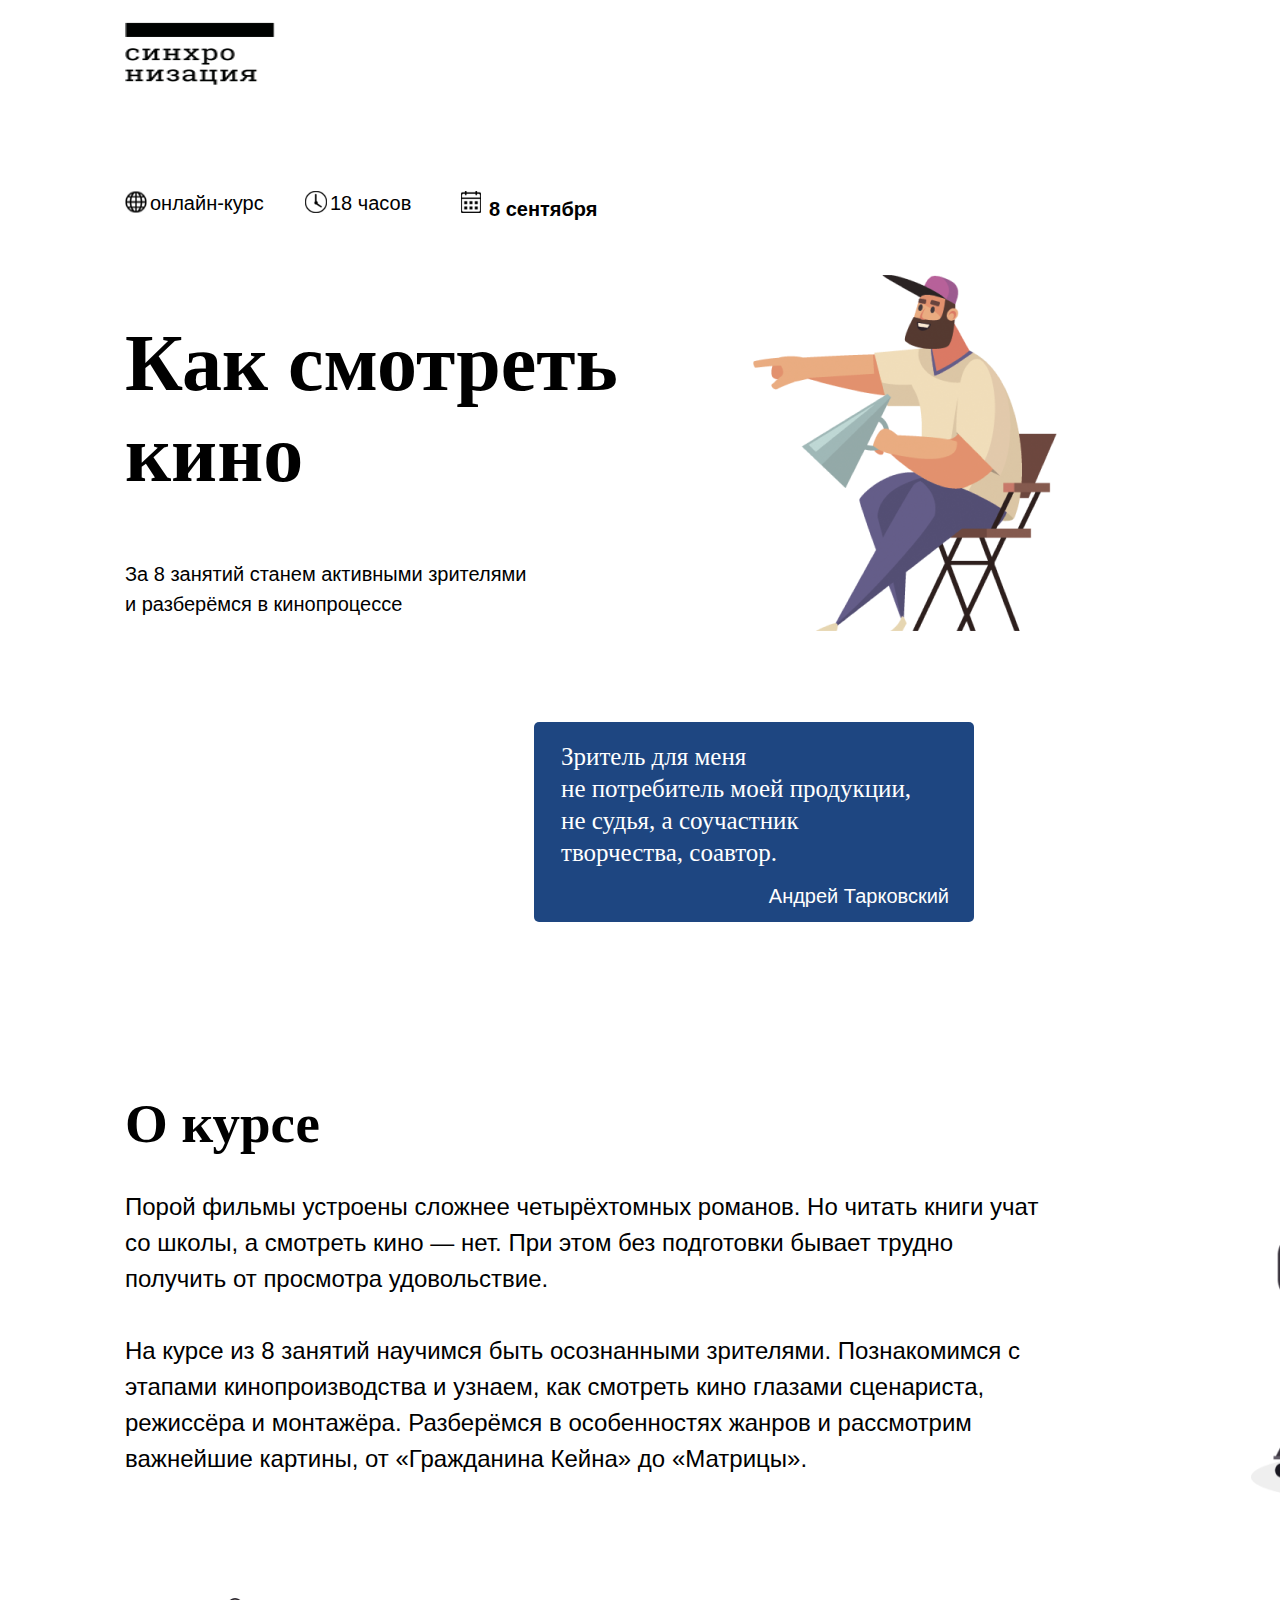
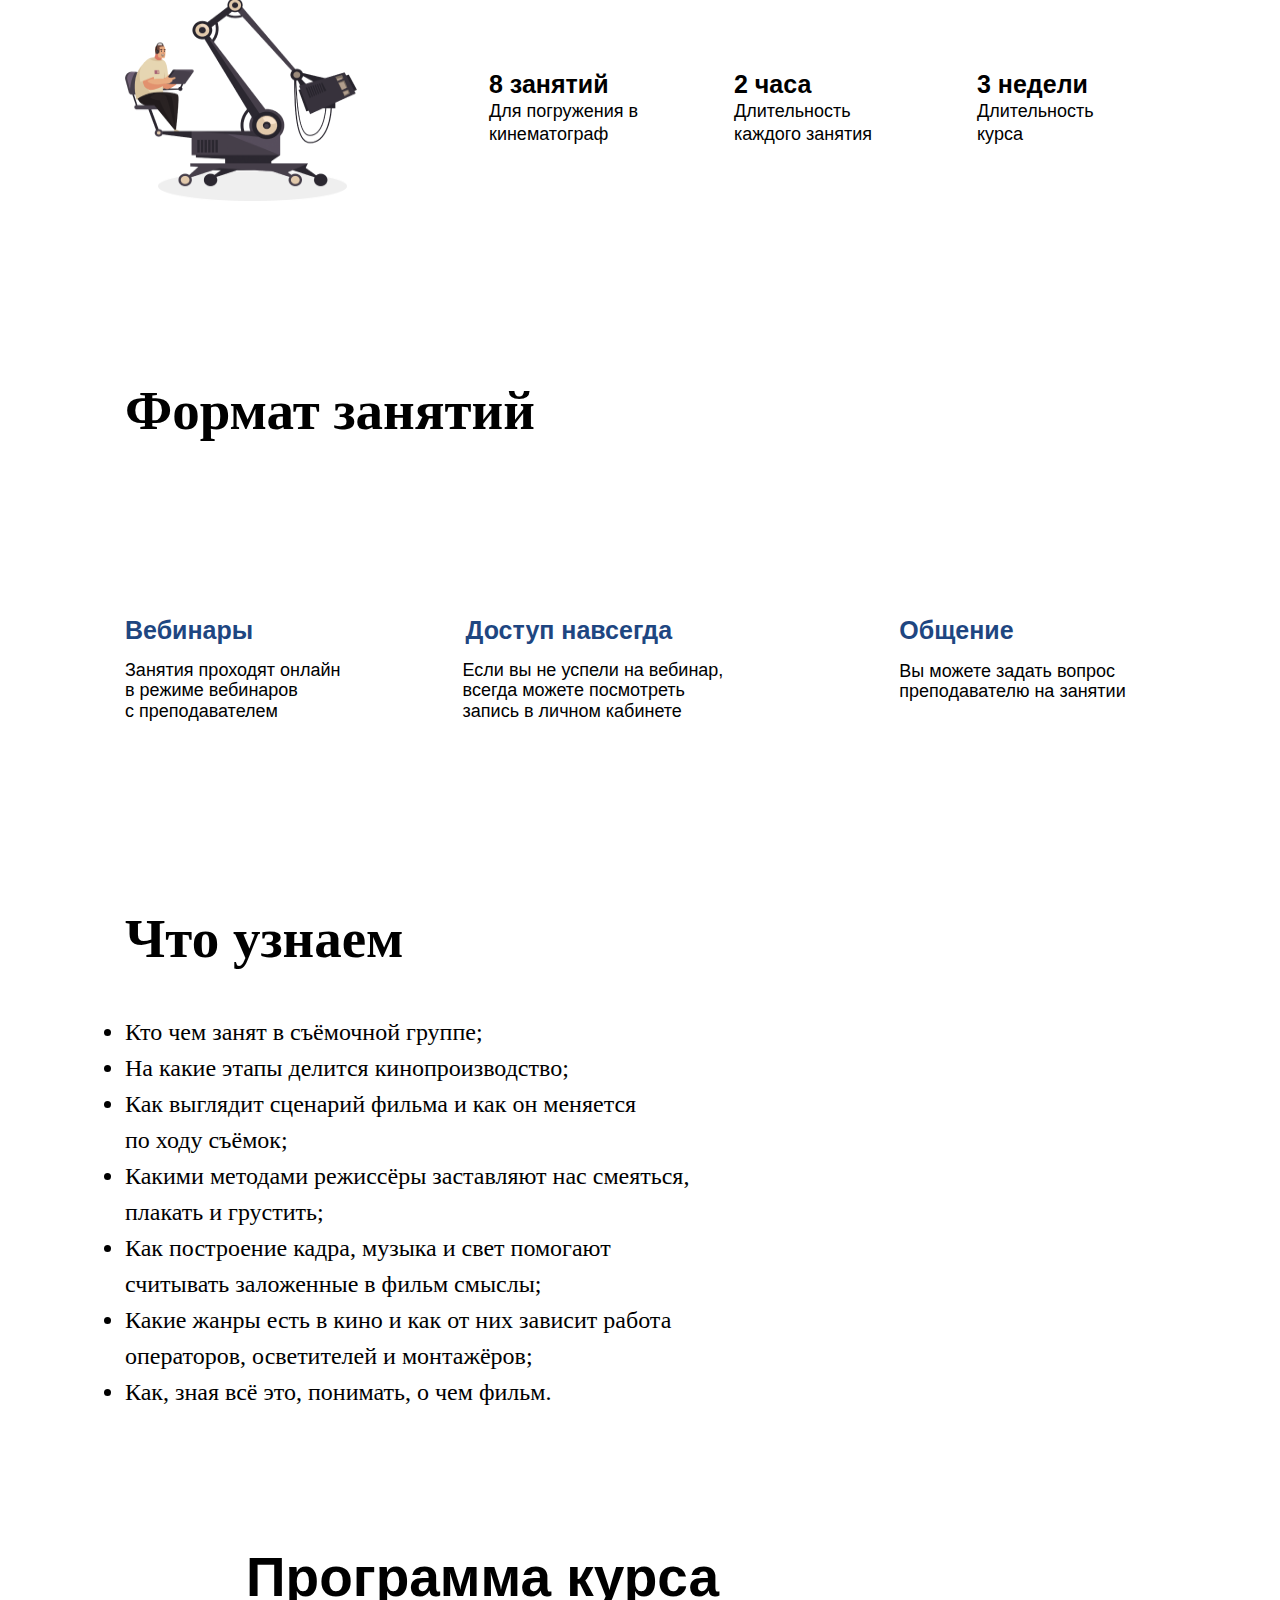
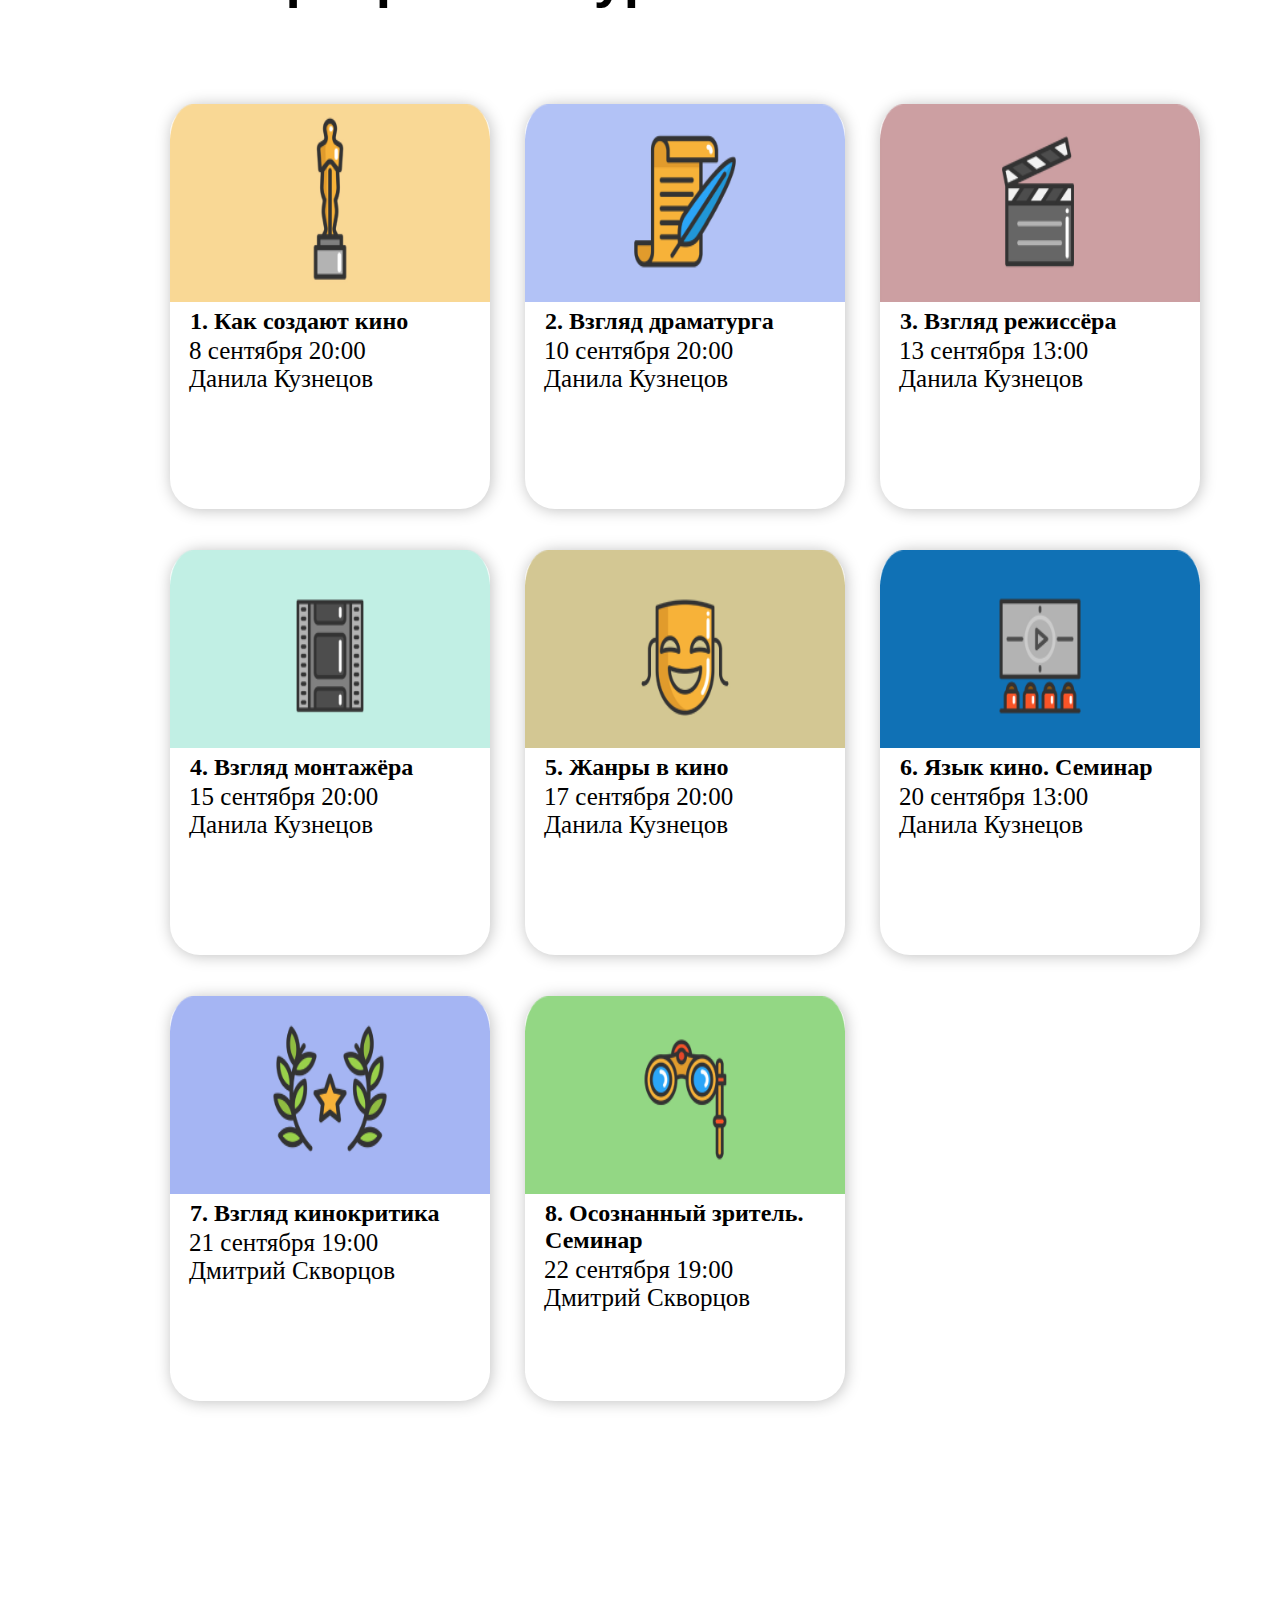
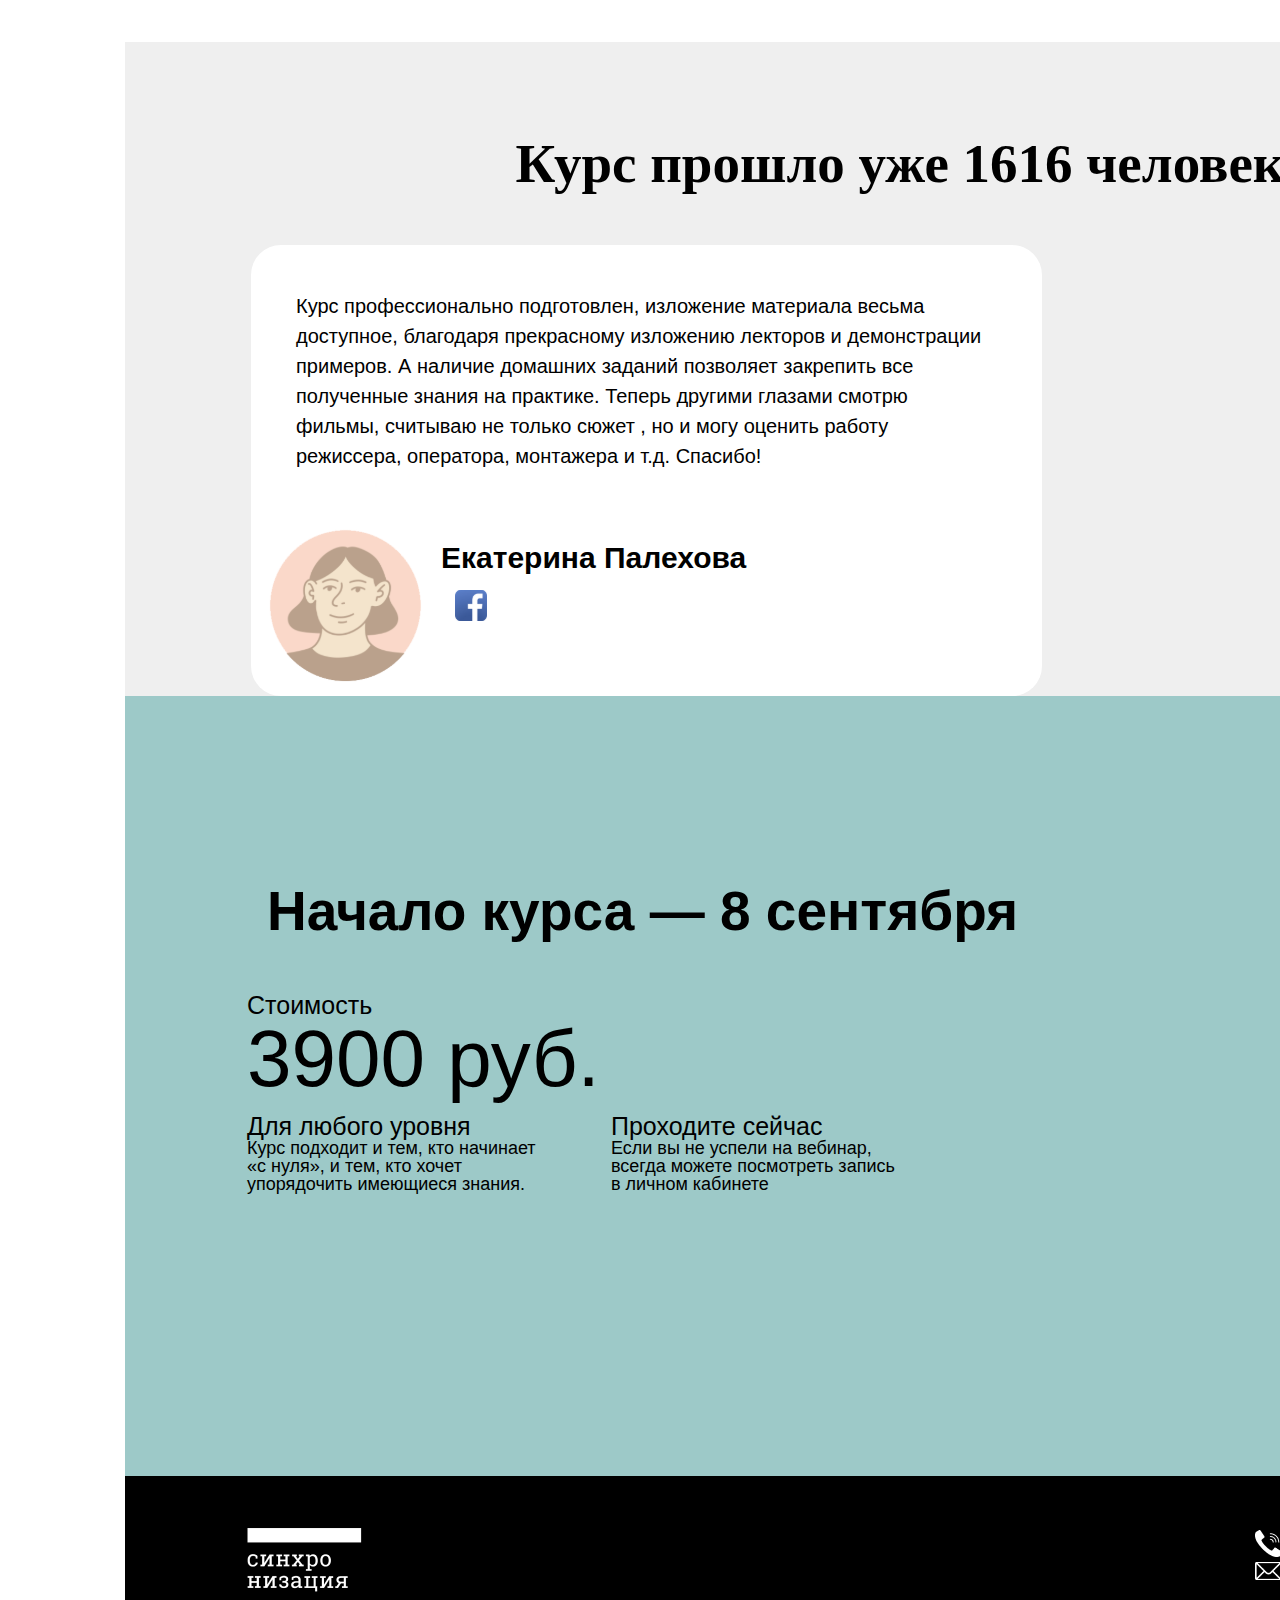
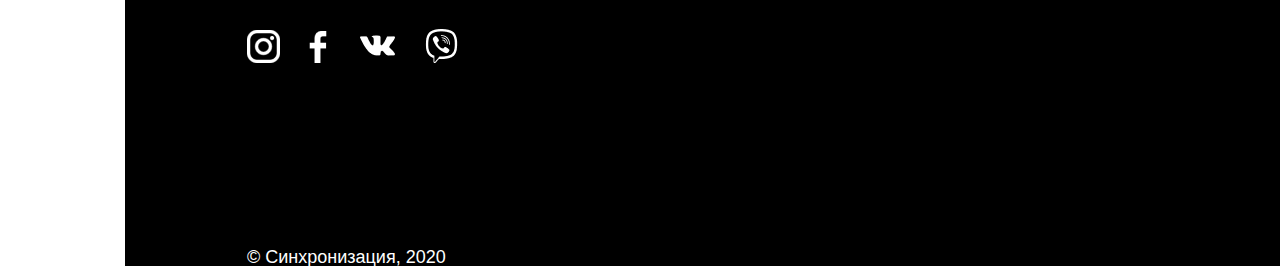
<file: cinemaTemplate/index.html>
<!DOCTYPE html>
<html lang="en">
<head>
    <meta charset="UTF-8">
    <title>project</title>
    <link rel="stylesheet" href="./style.css">
</head>
<body>
    <main> 
        <div class="container1">
        <div class="head">
                <img src="logo_mobile_black 1.png" alt="">
            </div>
            <div class="all2">
            <div class="course">
                <img src="globe.svg" alt="">
                <p>онлайн-курс</p>
            </div>
            <div class="hour">
                <img src="clock.svg" alt="">
                <p>18 часов</p>
            </div>
            <div class="date">
                <img src="calendar.svg" alt="">
                <p>8 сентября</p>
            </div>
        </div>
        <div class="medium">
            <div class="nearboy">
            <h1>Как смотреть кино</h1>
            <p class="za">За 8 занятий станем активными зрителями <br> и разберёмся в кинопроцессе</p>
             </div>
            <div class="boy">
                <img src="noroot 1.png" alt=" "> 
            </div>
        </div>
            <div class="rectangle">
                <p class="about1">Зритель для меня <br> не потребитель моей продукции,<br>не судья, а соучастник<br>творчества, соавтор.</p>
                <p class="author">Андрей Тарковский</p>
            </div>
    <h1 class="second">О курсе</h1> 
    <div class="film">
        <p>Порой фильмы устроены сложнее четырёхтомных романов. Но читать книги учат со школы, а смотреть
            кино — нет. При этом без подготовки бывает трудно получить от просмотра удовольствие. <br> <br>
            На курсе из 8 занятий научимся быть осознанными зрителями. Познакомимся с этапами кинопроизводства и узнаем,
            как смотреть кино глазами сценариста, режиссёра и монтажёра. Разберёмся в особенностях жанров и рассмотрим
            важнейшие картины, от «Гражданина Кейна» до «Матрицы».</p>
        <img class="boy2" src="man2.png" alt=""> 
    </div>
  
<div class="camera">
    <img src="boy3.png" alt="">
<div class="nearcamera">
  <div><h3 class="busy">8 занятий</h3>
    <p>Для погружения в кинематограф</p>
 </div>
    <div class="hm"><h3>2 часа</h3>
    <p>Длительность каждого занятия</p>
</div>
    <div class="wm"><h3>3 недели</h3>
    <p>Длительность курса</p>
</div>
</div>
</div>
<h1 class="hi">Формат занятий</h1>
    <div class="hello">
        <div class="who">
            <h3 class="part1">Вебинары</h3>
            <p class="story1">Занятия проходят онлайн<br>
                 в режиме вебинаров<br>
                  с преподавателем</p>
        </div>
        <div class="who">
            <h3 class="part2">Доступ навсегда</h3>
            <p class="story2">Если вы не успели на вебинар,<br>
                 всегда можете посмотреть<br>
                  запись в личном кабинете</p>
        </div>
        <div class="who">
            <h3 class="part3">Общение</h3>
            <p class="story3">Вы можете задать вопрос<br>
                 преподавателю на занятии</p>
        </div>
    </div>

    <div class="finish">
        <h1 class="bye">Что узнаем</h1>
        <ul>
            <li>Кто чем занят в съёмочной группе;</li>
            <li>На какие этапы делится кинопроизводство;</li>
            <li>Как выглядит сценарий фильма и как он меняется<br> 
                по ходу съёмок;</li>
            <li>Какими методами режиссёры заставляют нас смеяться,<br> плакать и грустить;</li>
            <li>Как построение кадра, музыка и свет помогают<br> считывать заложенные в фильм смыслы;</li>
            <li>Какие жанры есть в кино и как от них зависит работа<br> операторов, осветителей и монтажёров;</li>
            <li>Как, зная всё это, понимать, о чем фильм.</li>
        </ul>
    </div>


<div>
    <div class="body1">

        <!-- Xasay -->
        <h1 class="programm">Программа курса</h1>
        <div class="blocks">
        <div class="block one">
            <img src="block1.png" alt="block1" class="block1">
            <h2>1. Как создают кино</h2>
            <p>8 сентября 20:00<br>
                Данила Кузнецов</p>
        </div>
        <div class="block two">
            <img src="block2.png" alt="block2" class="block2">
            <h2>2. Взгляд драматурга</h2>
            <p>10 сентября 20:00<br>
                Данила Кузнецов</p>
        </div>
        <div class="block three">
            <img src="block3.png" alt="block3" class="block3">
            <h2>3. Взгляд режиссёра</h2>
            <p>13 сентября 13:00<br>
                Данила Кузнецов</p>
        </div>
        <div class="block four">
            <img src="block4.png" alt="block4" class="block4">
            <h2>4. Взгляд монтажёра</h2>
            <p>15 сентября 20:00<br>
                Данила Кузнецов</p>
        </div>
        <div class="block five">
            <img src="block5.png" alt="block5" class="block5">
            <h2>5. Жанры в кино</h2>
            <p>17 сентября 20:00<br>
                Данила Кузнецов</p>
        </div>
        <div class="block six">
            <img src="block6.png" alt="block6" class="block6">
            <h2>6. Язык кино. Семинар</h2>
            <p>20 сентября 13:00<br>
                Данила Кузнецов</p>
        </div>

        <div class="block seven">
            <img src="block7.png" alt="block7" class="block7">
            <h2>7. Взгляд кинокритика</h2>
            <p>21 сентября 19:00<br>
                Дмитрий Скворцов</p>
        </div>
        <div class="block eight">
            <img src="block8.png" alt="block8" class="block8">
            <h2>8. Осознанный зритель.
                Семинар</h2>
                <p>22 сентября 19:00<br>
                    Дмитрий Скворцов</p>
        </div>




        </div>
        
    </div>  
</div>

<div class="container2">
<div class="gray">
<h1>Курс прошло уже 1616 человек</h1>
<div class="person">
    <p class="persontext">Курс профессионально подготовлен, изложение материала весьма доступное, благодаря прекрасному изложению лекторов и демонстрации примеров. А наличие домашних заданий позволяет закрепить все полученные знания на практике. Теперь другими глазами смотрю фильмы, считываю не только сюжет , но и могу оценить работу режиссера, оператора, монтажера и т.д. Спасибо!</p>
    <div class="ekaterina">
    <img src="person.svg" alt=" " >
    <h3 class="Eka">Екатерина Палехова</h3>
    <img src="fb.svg" alt=" " class="fb">
    </div>
</div>
</div>

<div class="price-and-date">
    <div class="frame">
        <h2 class="date">Начало курса — 8 сентября</h2>
        <div class="price1">
            <p class="price">Стоимость</p>
        </div>
        <div class="price-rubl1">
            <p class="price-rubl"><br>3900 руб.</p>
        </div>
        <div class="aboute">
            <div class="about">
                <p class="price">Для любого уровня</p>
                <p class="small-size">Курс подходит и тем, кто начинает «с нуля», и тем, кто хочет упорядочить
                    имеющиеся знания.</p>
            </div>
            <div class="about">
                <p class="price">Проходите сейчас</p>
                <p class="small-size">Если вы не успели на вебинар, всегда можете посмотреть запись в личном
                    кабинете</p>
            </div>
        </div>
    </div>
</div>





<footer>
    <div class="left">
        <div>
            <img class="logo_mobile_white" src="logo_mobile_white 1.png" alt="logo_mobile_white">
            <div class="social-media">
                <img class="ig" src="noroot(4).png" alt="ig">
                <img class="fb1" src="fb.png" alt="">
                <img class="vk" src="2568411.png" alt="vk">
                <img class="wp" src="noroot(2).png" alt="wp">
            </div>
        </div>
        <div>
            <p class="copyright">© Синхронизация, 2020</p>
        </div>
    </div>
    <div class="right">
        <div class="phone">
            <div><img class="phone_white" src="phone_white.png" alt="phone"></div>
            <div>
                <p class="contact">+7 (499) 39-146-39</p>
            </div>
        </div>
        <div class="mail">
            <div><img class="mail_white" src="mail_white.png" alt="mail"></div>
            <div>
                <p class="contact">hello@synchronize.ru</p>
            </div>
        </div>
    </div>
</footer>

</main>
</body>
</html>
</file>
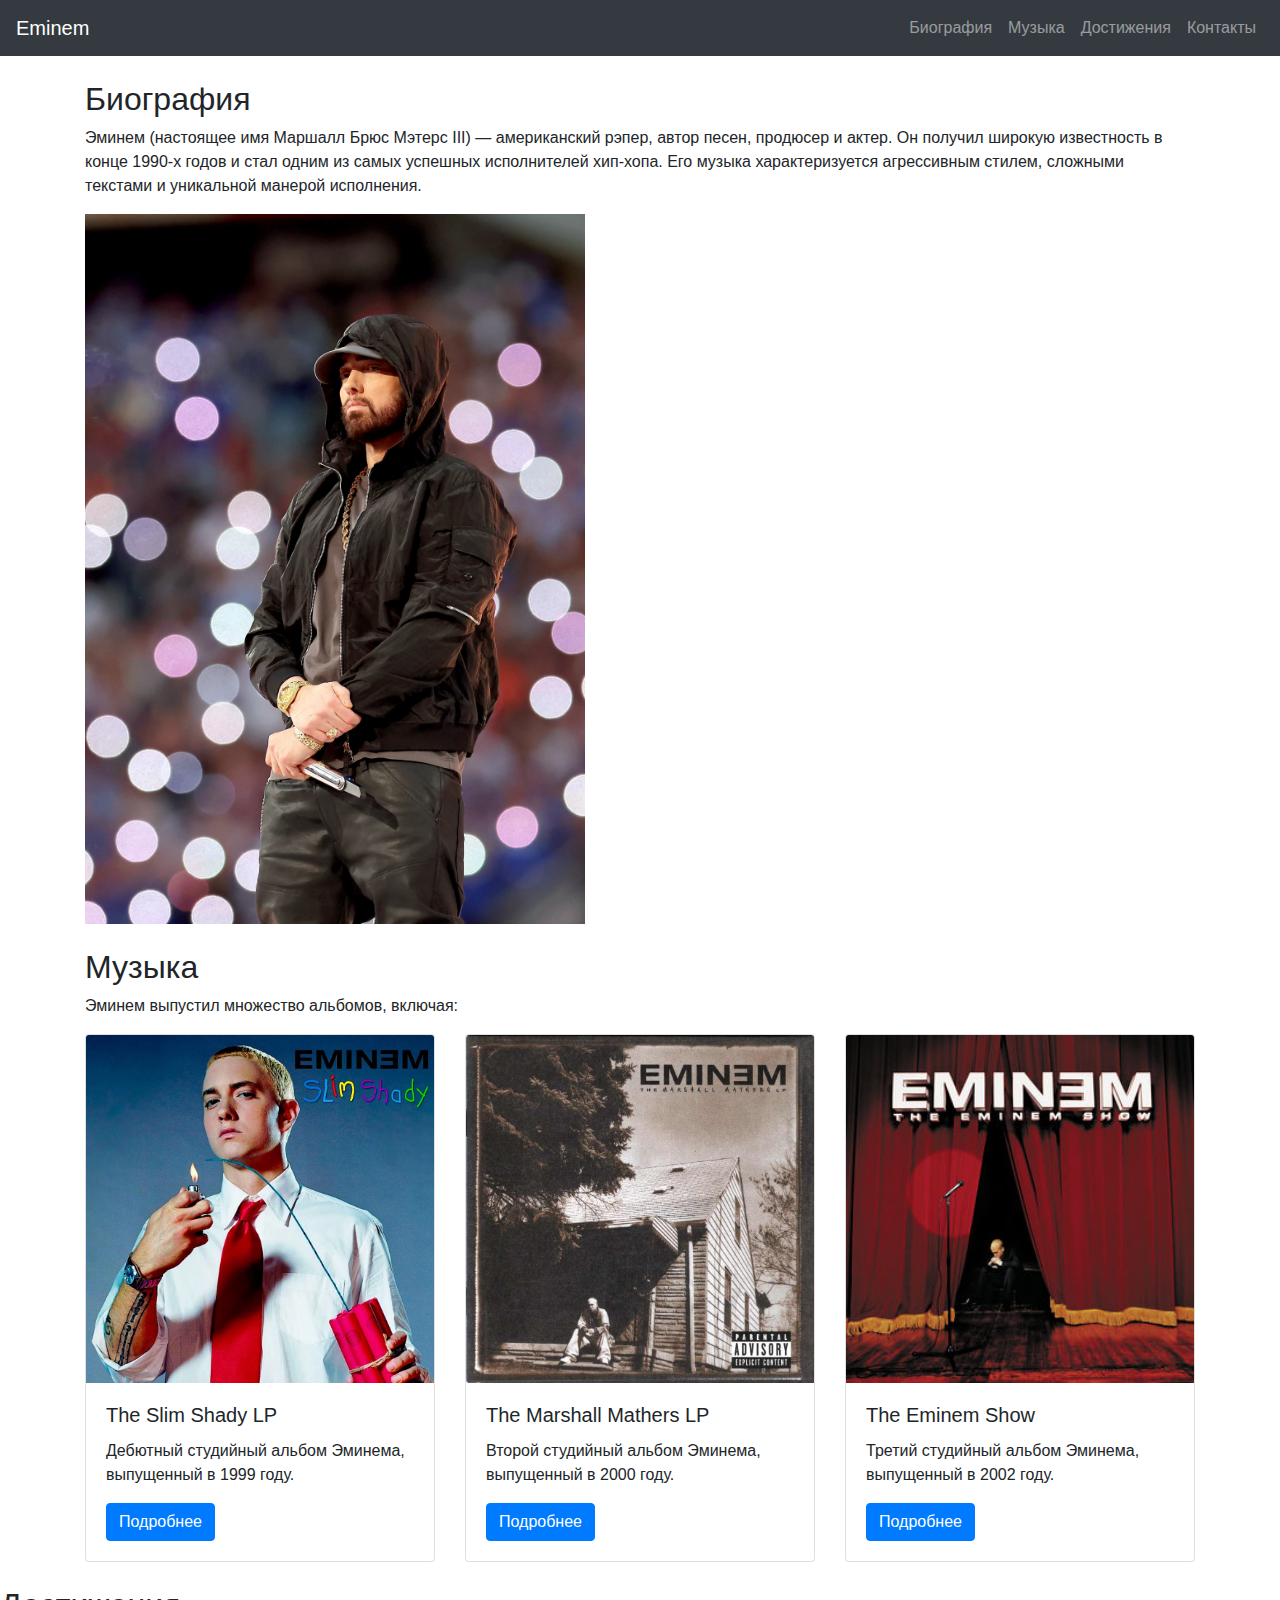
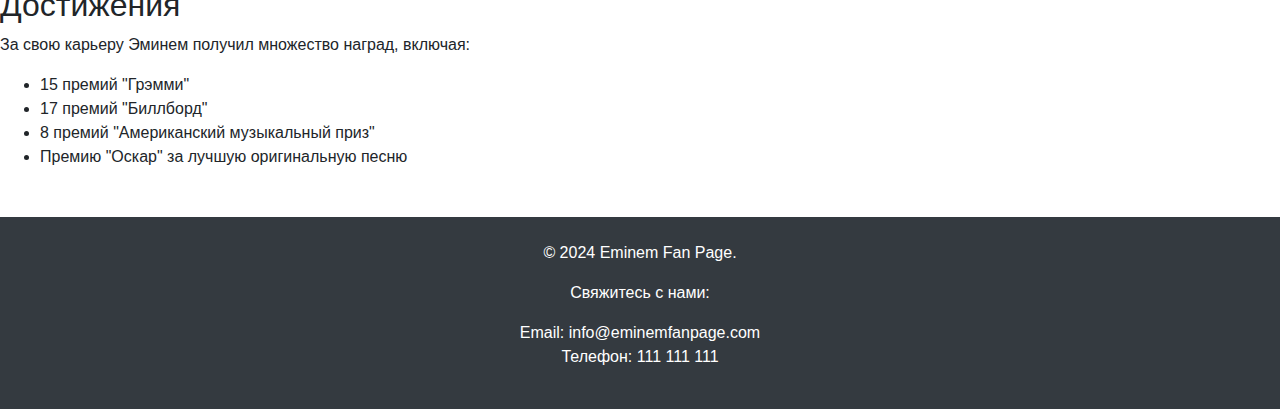
<file: EminemFanPage/index.html>
<!DOCTYPE html>
<html lang="en">
<head>
    <meta charset="UTF-8">
    <meta name="viewport" content="width=device-width, initial-scale=1.0">
    <title>Eminem - Official Fan Page</title>

    <link rel="stylesheet" href="https://stackpath.bootstrapcdn.com/bootstrap/4.5.2/css/bootstrap.min.css">
</head>
<body>
    <nav class="navbar navbar-expand-lg navbar-dark bg-dark">
        <a class="navbar-brand" href="#">Eminem</a>
        <button class="navbar-toggler" type="button" data-toggle="collapse" data-target="#navbarNav" aria-controls="navbarNav" aria-expanded="false" aria-label="Toggle navigation">
            <span class="navbar-toggler-icon"></span>
        </button>
        <div class="collapse navbar-collapse" id="navbarNav">
            <ul class="navbar-nav ml-auto">
                <li class="nav-item">
                    <a class="nav-link" href="#biography">Биография</a>
                </li>
                <li class="nav-item">
                    <a class="nav-link" href="#music">Музыка</a>
                </li>
                <li class="nav-item">
                    <a class="nav-link" href="#achievements">Достижения</a>
                </li>
                <li class="nav-item">
                    <a class="nav-link" href="#contact">Контакты</a>
                </li>
            </ul>
        </div>
    </nav>

    <div class="container mt-4">
        <section id="biography">
            <h2>Биография</h2>
            <p>
                Эминем (настоящее имя Маршалл Брюс Мэтерс III) — американский рэпер, автор песен, продюсер и актер. Он получил широкую известность в конце 1990-х годов и стал одним из самых успешных исполнителей хип-хопа. Его музыка характеризуется агрессивным стилем, сложными текстами и уникальной манерой исполнения.
            </p>
            <img src="eminem1.webp" alt="" width="500px">
        </section>

        <section id="music" class="mt-4">
            <h2>Музыка</h2>
            <p>Эминем выпустил множество альбомов, включая:</p>
            <div class="row">
                <div class="col-md-4">
                    <div class="card">
                        <img src="eminem2.webp" class="card-img-top" alt="The Slim Shady LP">
                        <div class="card-body">
                            <h5 class="card-title">The Slim Shady LP</h5>
                            <p class="card-text">Дебютный студийный альбом Эминема, выпущенный в 1999 году.</p>
                            <a href="https://youtu.be/f36X5OpbiFs?si=wQwJKrV2uxJyvN7L" class="btn btn-primary">Подробнее</a>
                        </div>
                    </div>
                </div>
                <div class="col-md-4">
                    <div class="card">
                        <img src="eminem3.jpg" class="card-img-top" alt="The Marshall Mathers LP">
                        <div class="card-body">
                            <h5 class="card-title">The Marshall Mathers LP</h5>
                            <p class="card-text">Второй студийный альбом Эминема, выпущенный в 2000 году.</p>
                            <a href="https://youtu.be/XGSrs0QIUAc?si=bMJdtHBI6KUVRcik" class="btn btn-primary">Подробнее</a>
                        </div>
                    </div>
                </div>
    
                <div class="col-md-4">
                    <div class="card">
                        <img src="eminem4.jpg" class="card-img-top" alt="The Eminem Show">
                        <div class="card-body">
                            <h5 class="card-title">The Eminem Show</h5>
                            <p class="card-text">Третий студийный альбом Эминема, выпущенный в 2002 году.</p>
                            <a href="https://youtu.be/MJNGXnvHYPg?si=2nhejwo1QRBs2kXP" class="btn btn-primary">Подробнее</a>
                        </div>
                    </div>
                </div>
            </div>
        </div>
        </section>

        <section id="achievements" class="mt-4">
            <h2>Достижения</h2>
            <p>За свою карьеру Эминем получил множество наград, включая:</p>
            <ul>
                <li>15 премий "Грэмми"</li>
                <li>17 премий "Биллборд"</li>
                <li>8 премий "Американский музыкальный приз"</li>
                <li>Премию "Оскар" за лучшую оригинальную песню</li>
            </ul>
        </section>

       
        <footer class="bg-dark text-white text-center p-4 mt-5">
            <div class="container">
                <p>© 2024 Eminem Fan Page.</p>
                <p>Свяжитесь с нами:</p>
                <ul class="list-unstyled">
                    <li>Email: info@eminemfanpage.com</li>
                    <li>Телефон: 111 111 111</li>
                </ul>
            </div>
        </footer>
    
    </div>

    <script src="https://code.jquery.com/jquery-3.5.1.min.js"></script>
    <script src="https://stackpath.bootstrapcdn.com/bootstrap/4.5.2/js/bootstrap.bundle.min.js"></script>
</body>
</html>
</file>
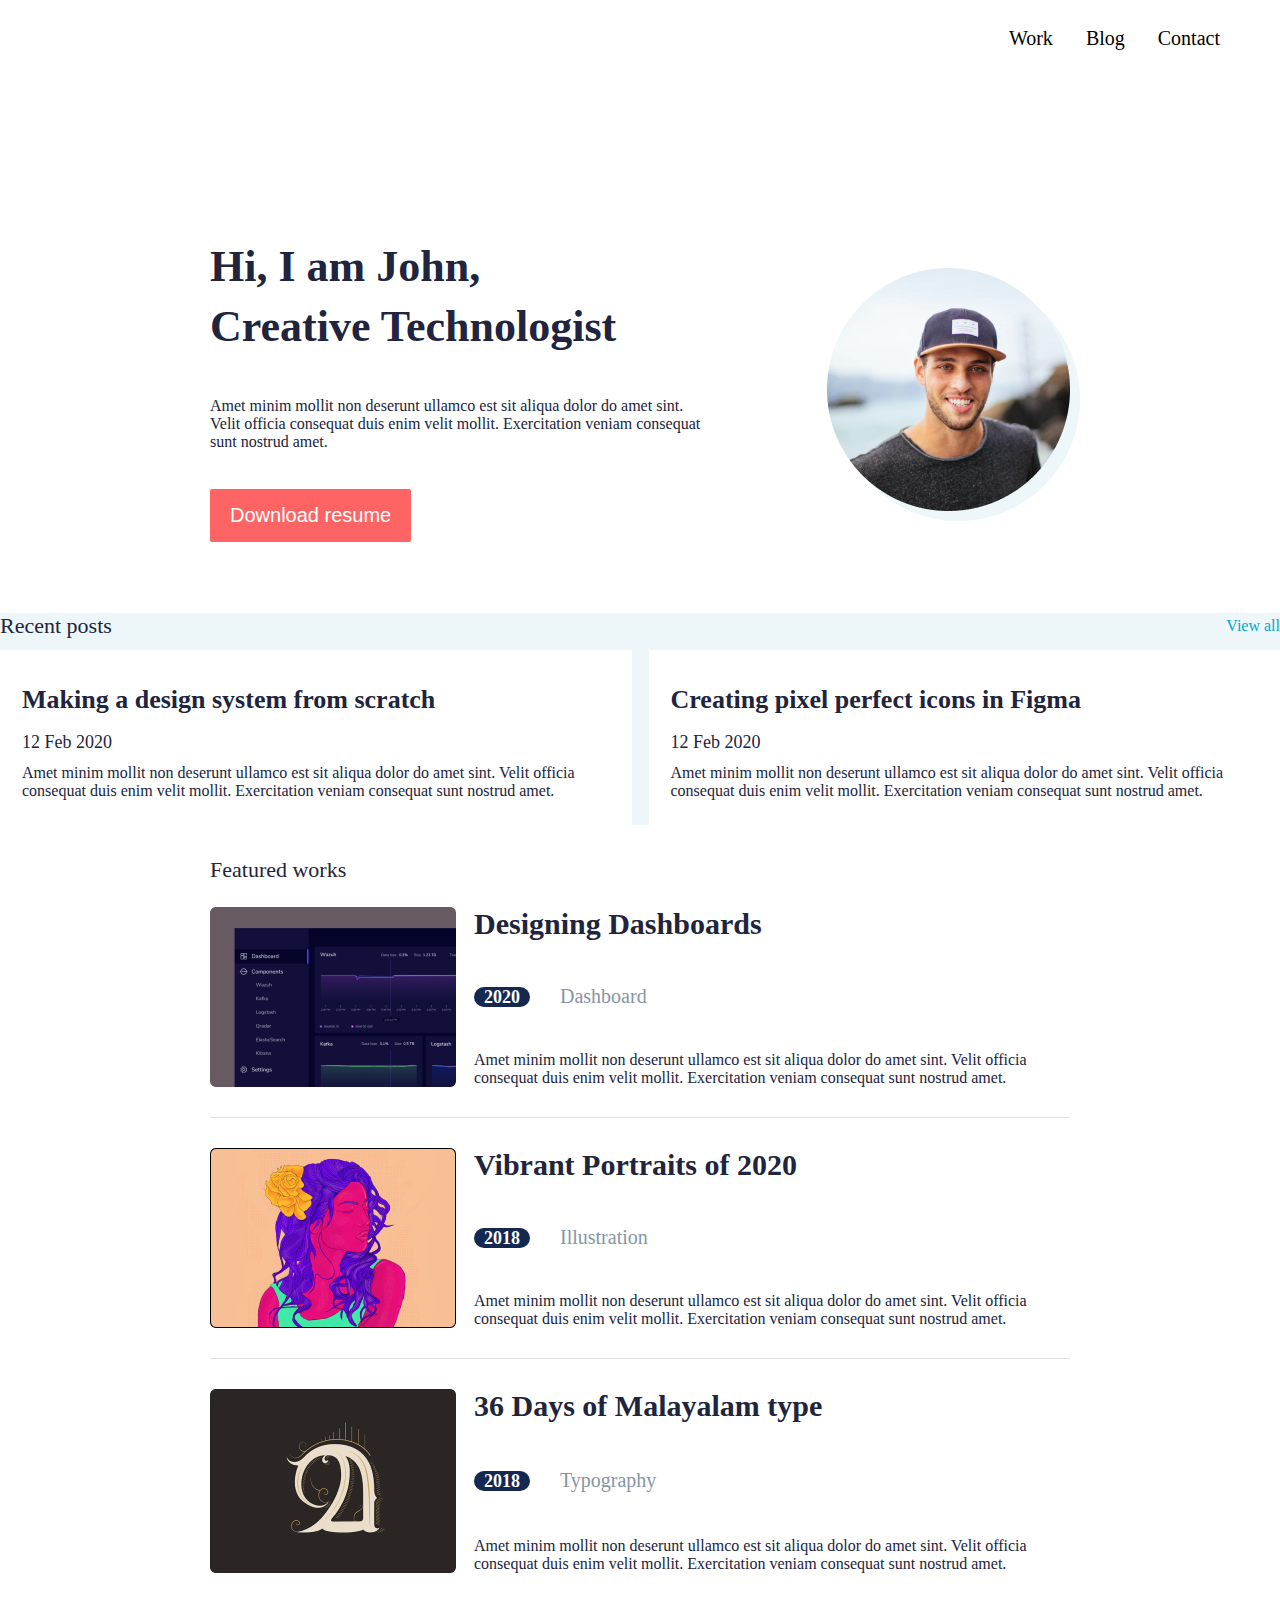
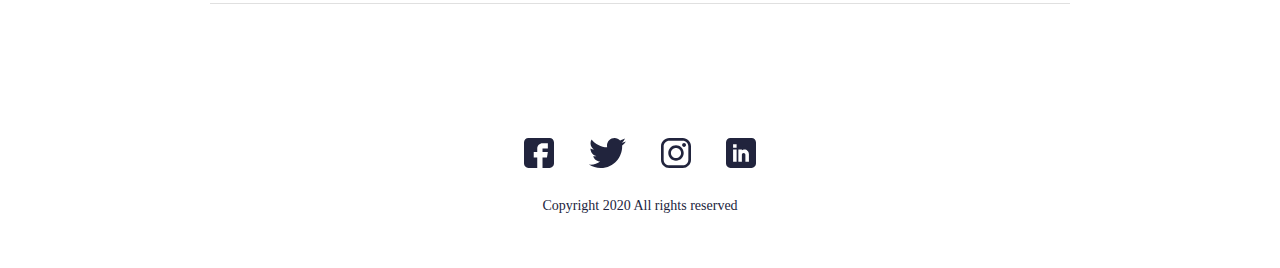
<file: hw3/index.html>
<!DOCTYPE html>
<html lang="en">
  <head>
    <meta charset="UTF-8" />
    <meta name="viewport" content="width=device-width, initial-scale=1.0" />
    <link rel="stylesheet" href="style.css" />
    <title>Document</title>

  </head>
  <body>
    <header>
      <nav>
        <ul>
          <li><a href="#">Work</a></li>
          <li><a href="#">Blog</a></li>
          <li><a href="#">Contact</a></li>
        </ul>
      </nav>
    </header>

    <main>
      <section class="first-section">
        <div>
          <h1>
            Hi, I am John,<br />
            Creative Technologist
          </h1>
          <p>
            Amet minim mollit non deserunt ullamco est sit aliqua dolor do amet
            sint. Velit officia consequat duis enim velit mollit. Exercitation
            veniam consequat sunt nostrud amet.
          </p>

          <button>Download resume</button>
        </div>
        <img src="avatar.png" alt="photo" />
      </section>
      <section class="second-section">
        <div class="second-section-container">
          <div class="header-link">
            <h2>Recent posts</h2>
            <a href="#">View all</a>
          </div>

          <ul class="post-list">
            <li>
              <h3>Making a design system from scratch</h3>
              <p class="date">12 Feb 2020</p>
              <p class="info">
                Amet minim mollit non deserunt ullamco est sit aliqua dolor do
                amet sint. Velit officia consequat duis enim velit mollit.
                Exercitation veniam consequat sunt nostrud amet.
              </p>
            </li>
            <li>
              <h3>Creating pixel perfect icons in Figma</h3>
              <p class="date">12 Feb 2020</p>
              <p class="info">
                Amet minim mollit non deserunt ullamco est sit aliqua dolor do
                amet sint. Velit officia consequat duis enim velit mollit.
                Exercitation veniam consequat sunt nostrud amet.
              </p>
            </li>
          </ul>
        </div>
      </section>
      <section class="three-section">
        <h2>Featured works</h2>
        <ul>
          <li>
            <img src="post-1.png" alt="post-1" />
            <div>
              <h3>Designing Dashboards</h3>
              <p class="date-info">
                <span class="date">2020</span>
                <span class="info">Dashboard</span>
              </p>
              <p class="list-item-info">
                Amet minim mollit non deserunt ullamco est sit aliqua dolor do
                amet sint. Velit officia consequat duis enim velit mollit.
                Exercitation veniam consequat sunt nostrud amet.
              </p>
            </div> </li>
          <li>
            <img src="post-2.jpg" alt="post-2" />
            <div>
              <h3>Vibrant Portraits of 2020</h3>
              <p class="date-info">
                <span class="date">2018</span>
                <span class="info">Illustration</span>
              </p>
              <p class="list-item-info">
                Amet minim mollit non deserunt ullamco est sit aliqua dolor do
                amet sint. Velit officia consequat duis enim velit mollit.
                Exercitation veniam consequat sunt nostrud amet.
              </p>
            </div>
          </li>
          <li>

            <img src="post-3.png" alt="post-3" />
            <div>
              <h3>36 Days of Malayalam type</h3>
              <p class="date-info">
                <span class="date">2018</span>
                <span class="info">Typography</span>
              </p> <p class="list-item-info">
                Amet minim mollit non deserunt ullamco est sit aliqua dolor do
                amet sint. Velit officia consequat duis enim velit mollit.
                Exercitation veniam consequat sunt nostrud amet.
              </p>
            </div>
          </li></ul>
      </section>
    </main>
    <footer>
      <ul>
        <li>
          <a href="#"
            ><svg
              width="30"
              height="30"
              viewBox="0 0 30 30"
              fill="none"
              xmlns="http://www.w3.org/2000/svg"
            >
              <path
                d="M25.6055 0H4.39453C1.97159 0 0 1.97159 0 4.39453V25.6055C0 28.0284 1.97159 30 4.39453 30H13.2422V19.3945H9.72656V14.1211H13.2422V10.5469C13.2422 7.63893 15.6077 5.27344 18.5156 5.27344H23.8477V10.5469H18.5156V14.1211H23.8477L22.9688 19.3945H18.5156V30H25.6055C28.0284 30 30 28.0284 30 25.6055V4.39453C30 1.97159 28.0284 0 25.6055 0Z"
                fill="#21243D"
              />
            </svg>
          </a>
        </li>
        <li><a href="#"><svg width="37" height="30" viewBox="0 0 37 30" fill="none" xmlns="http://www.w3.org/2000/svg">
            <path d="M36.9231 3.55154C35.55 4.15385 34.0869 4.55308 32.5615 4.74692C34.1308 3.81 35.3285 2.33769 35.8915 0.563077C34.4285 1.43538 32.8131 2.05154 31.0915 2.39538C29.7023 0.916154 27.7223 0 25.5623 0C21.3715 0 17.9977 3.40154 17.9977 7.57154C17.9977 8.17154 18.0485 8.74846 18.1731 9.29769C11.88 8.99077 6.31154 5.97462 2.57077 1.38C1.91769 2.51308 1.53462 3.81 1.53462 5.20615C1.53462 7.82769 2.88462 10.1515 4.89692 11.4969C3.68077 11.4738 2.48769 11.1208 1.47692 10.5646C1.47692 10.5877 1.47692 10.6177 1.47692 10.6477C1.47692 14.3262 4.10077 17.3815 7.54154 18.0854C6.92538 18.2538 6.25385 18.3346 5.55692 18.3346C5.07231 18.3346 4.58308 18.3069 4.12385 18.2054C5.10462 21.2031 7.88769 23.4069 11.1969 23.4785C8.62154 25.4931 5.35154 26.7069 1.81154 26.7069C1.19077 26.7069 0.595385 26.6792 0 26.6031C3.35308 28.7654 7.32692 30 11.6123 30C25.5415 30 33.1569 18.4615 33.1569 8.46C33.1569 8.12538 33.1454 7.80231 33.1292 7.48154C34.6315 6.41538 35.8938 5.08385 36.9231 3.55154Z" fill="#21243D"/>
            </svg></a></li>
        <li><a href="#"><svg width="30" height="30" viewBox="0 0 30 30" fill="none" xmlns="http://www.w3.org/2000/svg">
            <path d="M21.7209 0H8.27874C3.71384 0 0 3.71402 0 8.27892V21.7211C0 26.2862 3.71384 30 8.27874 30H21.7209C26.2862 30 30 26.286 30 21.7211V8.27892C30.0002 3.71402 26.2862 0 21.7209 0ZM27.3384 21.7211C27.3384 24.8185 24.8185 27.3383 21.7211 27.3383H8.27874C5.18153 27.3384 2.66175 24.8185 2.66175 21.7211V8.27892C2.66175 5.18171 5.18153 2.66175 8.27874 2.66175H21.7209C24.8183 2.66175 27.3383 5.18171 27.3383 8.27892V21.7211H27.3384Z" fill="#21243D"/>
            <path d="M15 7.27014C10.7375 7.27014 7.26978 10.7379 7.26978 15.0004C7.26978 19.2627 10.7375 22.7303 15 22.7303C19.2625 22.7303 22.7303 19.2627 22.7303 15.0004C22.7303 10.7379 19.2625 7.27014 15 7.27014ZM15 20.0683C12.2054 20.0683 9.93152 17.7949 9.93152 15.0002C9.93152 12.2054 12.2052 9.93171 15 9.93171C17.7948 9.93171 20.0685 12.2054 20.0685 15.0002C20.0685 17.7949 17.7947 20.0683 15 20.0683Z" fill="#21243D"/>
            <path d="M23.0545 5.01318C22.5417 5.01318 22.0379 5.2208 21.6757 5.58457C21.3118 5.94657 21.1025 6.45053 21.1025 6.96513C21.1025 7.47814 21.3119 7.98192 21.6757 8.34569C22.0377 8.70769 22.5417 8.91708 23.0545 8.91708C23.5691 8.91708 24.0713 8.70769 24.435 8.34569C24.7988 7.98192 25.0064 7.47796 25.0064 6.96513C25.0064 6.45053 24.7988 5.94657 24.435 5.58457C24.073 5.2208 23.5691 5.01318 23.0545 5.01318Z" fill="#21243D"/>
            </svg></a></li>
        <li><a href="#"><svg width="30" height="30" viewBox="0 0 30 30" fill="none" xmlns="http://www.w3.org/2000/svg">
            <path d="M25.6055 0H4.39453C1.97159 0 0 1.97159 0 4.39453V25.6055C0 28.0284 1.97159 30 4.39453 30H25.6055C28.0284 30 30 28.0284 30 25.6055V4.39453C30 1.97159 28.0284 0 25.6055 0ZM10.6055 23.7891H7.08984V11.4844H10.6055V23.7891ZM10.6055 9.72656H7.08984V6.21094H10.6055V9.72656ZM22.9102 23.7891H19.3945V16.7578C19.3945 15.7887 18.6058 15 17.6367 15C16.6676 15 15.8789 15.7887 15.8789 16.7578V23.7891H12.3633V11.4844H15.8789V12.147C16.7999 11.8607 17.3982 11.4844 18.5156 11.4844C20.8999 11.4869 22.9102 13.6258 22.9102 16.1536V23.7891Z" fill="#21243D"/>
            </svg>
            </a></li>
      </ul>
      <p>Copyright 2020 All rights reserved </p>
    </footer>
  </body>
</html>
</file>
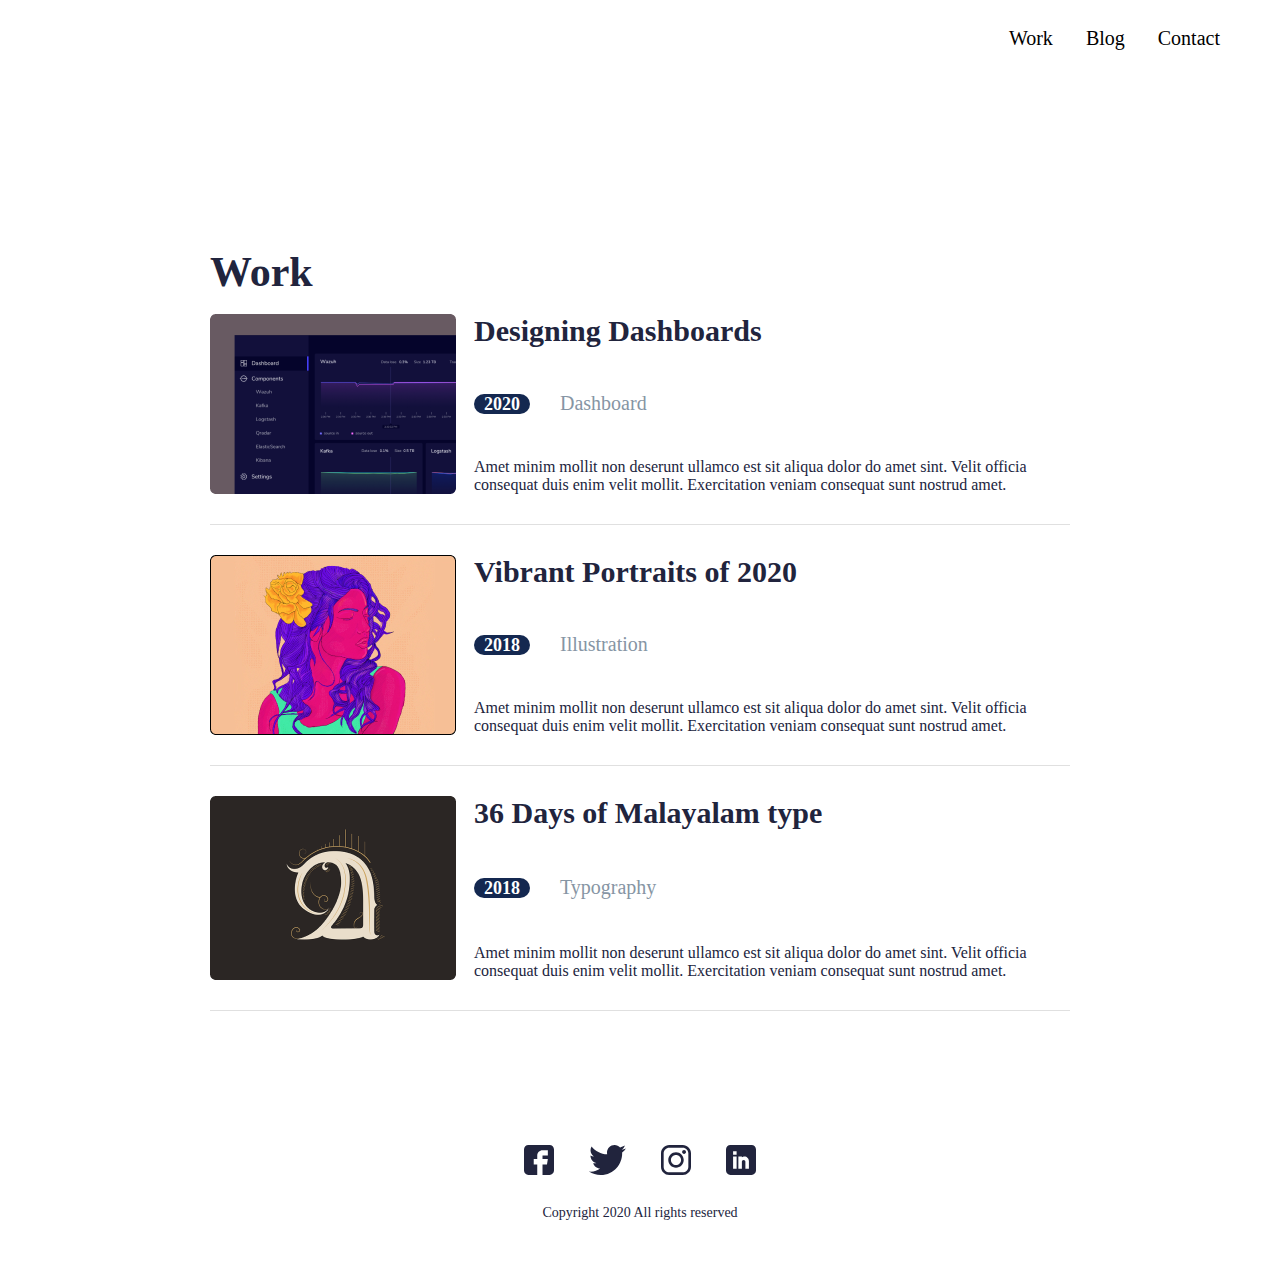
<file: hw4/index.html>
<!DOCTYPE html>
<html lang="en">
  <head>
    <meta charset="UTF-8" />
    <meta name="viewport" content="width=device-width, initial-scale=1.0" />
    <link rel="stylesheet" href="style.css" />
    <title>Document</title>

  </head>
  <body>
    <header>
      <nav>
        <ul>
          <li><a href="#">Work</a></li>
          <li><a href="#">Blog</a></li>
          <li><a href="#">Contact</a></li>
        </ul>
      </nav>
    </header>

    <main>
     
      <section class="section">
        <h1><b>Work</b></h1>
        <ul>
          <li>
            <img src="post-1.png" alt="post-1" />
            <div>
              <h3>Designing Dashboards</h3>
              <p class="date-info">
                <span class="date">2020</span>
                <span class="info">Dashboard</span>
              </p>
              <p class="list-item-info">
                Amet minim mollit non deserunt ullamco est sit aliqua dolor do
                amet sint. Velit officia consequat duis enim velit mollit.
                Exercitation veniam consequat sunt nostrud amet.
              </p>
            </div> </li>
          <li>
            <img src="post-2.jpg" alt="post-2" />
            <div>
              <h3>Vibrant Portraits of 2020</h3>
              <p class="date-info">
                <span class="date">2018</span>
                <span class="info">Illustration</span>
              </p>
              <p class="list-item-info">
                Amet minim mollit non deserunt ullamco est sit aliqua dolor do
                amet sint. Velit officia consequat duis enim velit mollit.
                Exercitation veniam consequat sunt nostrud amet.
              </p>
            </div>
          </li>
          <li>

            <img src="post-3.png" alt="post-3" />
            <div>
              <h3>36 Days of Malayalam type</h3>
              <p class="date-info">
                <span class="date">2018</span>
                <span class="info">Typography</span>
              </p> <p class="list-item-info">
                Amet minim mollit non deserunt ullamco est sit aliqua dolor do
                amet sint. Velit officia consequat duis enim velit mollit.
                Exercitation veniam consequat sunt nostrud amet.
              </p>
            </div>
          </li></ul>
      </section>
    </main>
    <footer>
      <ul>
        <li>
          <a href="#"
            ><svg
              width="30"
              height="30"
              viewBox="0 0 30 30"
              fill="none"
              xmlns="http://www.w3.org/2000/svg"
            >
              <path
                d="M25.6055 0H4.39453C1.97159 0 0 1.97159 0 4.39453V25.6055C0 28.0284 1.97159 30 4.39453 30H13.2422V19.3945H9.72656V14.1211H13.2422V10.5469C13.2422 7.63893 15.6077 5.27344 18.5156 5.27344H23.8477V10.5469H18.5156V14.1211H23.8477L22.9688 19.3945H18.5156V30H25.6055C28.0284 30 30 28.0284 30 25.6055V4.39453C30 1.97159 28.0284 0 25.6055 0Z"
                fill="#21243D"
              />
            </svg>
          </a>
        </li>
        <li><a href="#"><svg width="37" height="30" viewBox="0 0 37 30" fill="none" xmlns="http://www.w3.org/2000/svg">
            <path d="M36.9231 3.55154C35.55 4.15385 34.0869 4.55308 32.5615 4.74692C34.1308 3.81 35.3285 2.33769 35.8915 0.563077C34.4285 1.43538 32.8131 2.05154 31.0915 2.39538C29.7023 0.916154 27.7223 0 25.5623 0C21.3715 0 17.9977 3.40154 17.9977 7.57154C17.9977 8.17154 18.0485 8.74846 18.1731 9.29769C11.88 8.99077 6.31154 5.97462 2.57077 1.38C1.91769 2.51308 1.53462 3.81 1.53462 5.20615C1.53462 7.82769 2.88462 10.1515 4.89692 11.4969C3.68077 11.4738 2.48769 11.1208 1.47692 10.5646C1.47692 10.5877 1.47692 10.6177 1.47692 10.6477C1.47692 14.3262 4.10077 17.3815 7.54154 18.0854C6.92538 18.2538 6.25385 18.3346 5.55692 18.3346C5.07231 18.3346 4.58308 18.3069 4.12385 18.2054C5.10462 21.2031 7.88769 23.4069 11.1969 23.4785C8.62154 25.4931 5.35154 26.7069 1.81154 26.7069C1.19077 26.7069 0.595385 26.6792 0 26.6031C3.35308 28.7654 7.32692 30 11.6123 30C25.5415 30 33.1569 18.4615 33.1569 8.46C33.1569 8.12538 33.1454 7.80231 33.1292 7.48154C34.6315 6.41538 35.8938 5.08385 36.9231 3.55154Z" fill="#21243D"/>
            </svg></a></li>
        <li><a href="#"><svg width="30" height="30" viewBox="0 0 30 30" fill="none" xmlns="http://www.w3.org/2000/svg">
            <path d="M21.7209 0H8.27874C3.71384 0 0 3.71402 0 8.27892V21.7211C0 26.2862 3.71384 30 8.27874 30H21.7209C26.2862 30 30 26.286 30 21.7211V8.27892C30.0002 3.71402 26.2862 0 21.7209 0ZM27.3384 21.7211C27.3384 24.8185 24.8185 27.3383 21.7211 27.3383H8.27874C5.18153 27.3384 2.66175 24.8185 2.66175 21.7211V8.27892C2.66175 5.18171 5.18153 2.66175 8.27874 2.66175H21.7209C24.8183 2.66175 27.3383 5.18171 27.3383 8.27892V21.7211H27.3384Z" fill="#21243D"/>
            <path d="M15 7.27014C10.7375 7.27014 7.26978 10.7379 7.26978 15.0004C7.26978 19.2627 10.7375 22.7303 15 22.7303C19.2625 22.7303 22.7303 19.2627 22.7303 15.0004C22.7303 10.7379 19.2625 7.27014 15 7.27014ZM15 20.0683C12.2054 20.0683 9.93152 17.7949 9.93152 15.0002C9.93152 12.2054 12.2052 9.93171 15 9.93171C17.7948 9.93171 20.0685 12.2054 20.0685 15.0002C20.0685 17.7949 17.7947 20.0683 15 20.0683Z" fill="#21243D"/>
            <path d="M23.0545 5.01318C22.5417 5.01318 22.0379 5.2208 21.6757 5.58457C21.3118 5.94657 21.1025 6.45053 21.1025 6.96513C21.1025 7.47814 21.3119 7.98192 21.6757 8.34569C22.0377 8.70769 22.5417 8.91708 23.0545 8.91708C23.5691 8.91708 24.0713 8.70769 24.435 8.34569C24.7988 7.98192 25.0064 7.47796 25.0064 6.96513C25.0064 6.45053 24.7988 5.94657 24.435 5.58457C24.073 5.2208 23.5691 5.01318 23.0545 5.01318Z" fill="#21243D"/>
            </svg></a></li>
        <li><a href="#"><svg width="30" height="30" viewBox="0 0 30 30" fill="none" xmlns="http://www.w3.org/2000/svg">
            <path d="M25.6055 0H4.39453C1.97159 0 0 1.97159 0 4.39453V25.6055C0 28.0284 1.97159 30 4.39453 30H25.6055C28.0284 30 30 28.0284 30 25.6055V4.39453C30 1.97159 28.0284 0 25.6055 0ZM10.6055 23.7891H7.08984V11.4844H10.6055V23.7891ZM10.6055 9.72656H7.08984V6.21094H10.6055V9.72656ZM22.9102 23.7891H19.3945V16.7578C19.3945 15.7887 18.6058 15 17.6367 15C16.6676 15 15.8789 15.7887 15.8789 16.7578V23.7891H12.3633V11.4844H15.8789V12.147C16.7999 11.8607 17.3982 11.4844 18.5156 11.4844C20.8999 11.4869 22.9102 13.6258 22.9102 16.1536V23.7891Z" fill="#21243D"/>
            </svg>
            </a></li>
      </ul>
      <p>Copyright 2020 All rights reserved </p>
    </footer>
  </body>
</html>
</file>
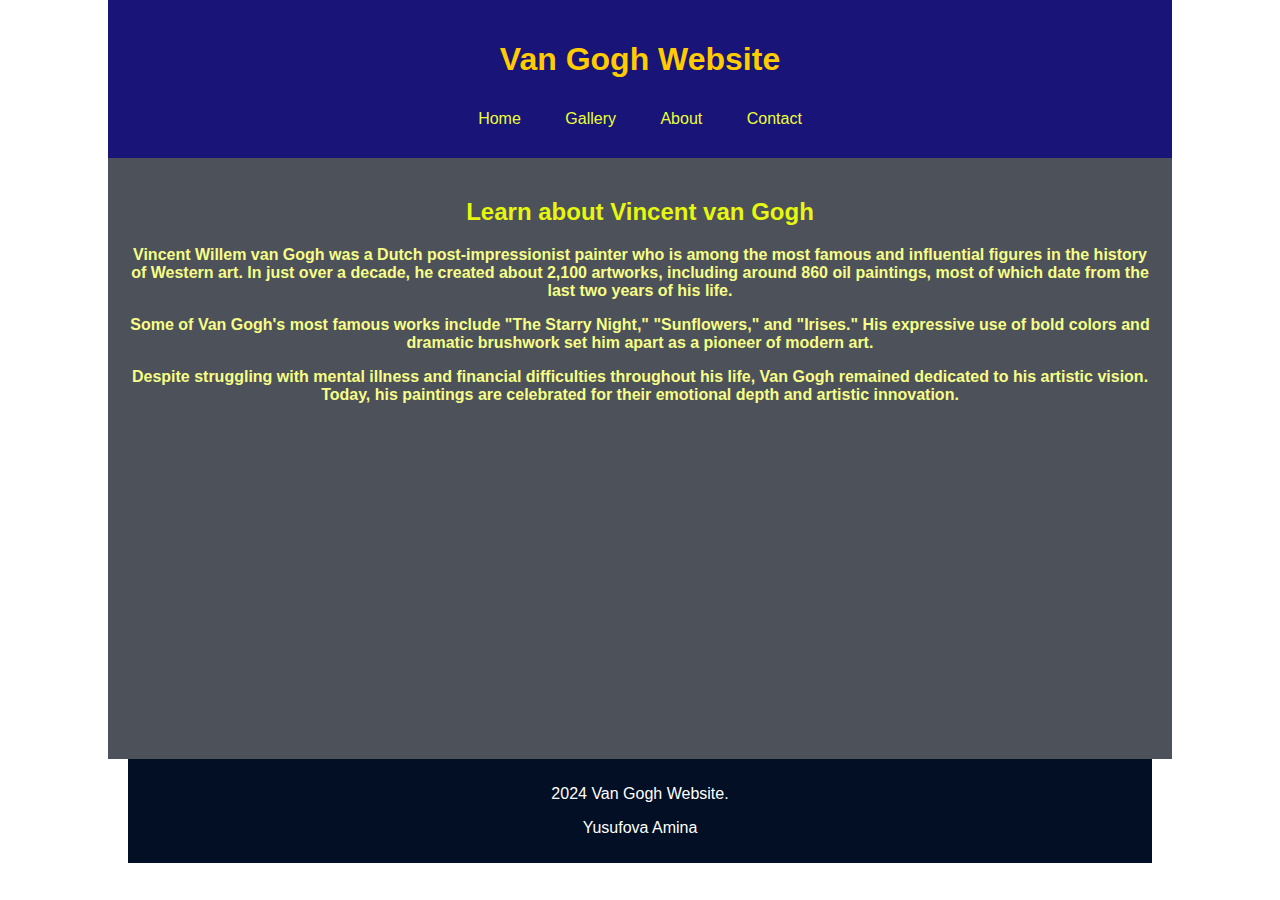
<file: VanGoghSite/about.html>
<!DOCTYPE html>
<html lang="en">
<head>
    <meta charset="UTF-8">
    <meta name="viewport" content="width=device-width, initial-scale=1.0">
    <title>Van Gogh Website</title>
    <link rel="stylesheet" href="styles.css">
</head>
<body>

<header>
    <h1>Van Gogh Website</h1>
    <nav>
        <ul>
            <li><a href="index.html">Home</a></li>
            <li><a href="#">Gallery</a>
                <ul>
                    <li><a href="mostpopularworks.html">Most popular works</a></li>
                    <li><a href="allpaintings.html">All paintings</a></li>
                    <li><a href="exhibitions.html">Exhibitions</a></li>

                </ul>
            </li>
            <li><a href="#">About</a></li>
            <li><a href="#">Contact</a></li>
        </ul>
    </nav>
</header>

<main>
    <h2>Learn about Vincent van Gogh</h2>
    <p>Vincent Willem van Gogh was a Dutch post-impressionist painter who is among the most famous and influential figures in the history of Western art. In just over a decade, he created about 2,100 artworks, including around 860 oil paintings, most of which date from the last two years of his life.</p>
    <p>Some of Van Gogh's most famous works include "The Starry Night," "Sunflowers," and "Irises." His expressive use of bold colors and dramatic brushwork set him apart as a pioneer of modern art.</p>
    <p>Despite struggling with mental illness and financial difficulties throughout his life, Van Gogh remained dedicated to his artistic vision. Today, his paintings are celebrated for their emotional depth and artistic innovation.</p>

    <iframe width="560" height="315" src="https://www.youtube.com/embed/Zy3K2Lcw7hQ?si=ZO50B2kQVECyEUwi" title="YouTube video player" frameborder="0" allow="accelerometer; autoplay; clipboard-write; encrypted-media; gyroscope; picture-in-picture; web-share" referrerpolicy="strict-origin-when-cross-origin" allowfullscreen></iframe>
</main>

<footer>
    <p> 2024 Van Gogh Website.</p>
    <p> Yusufova Amina</p>

</footer>

</body>
</html>
</file>
<file: cinemaTemplate/style.css>
@import url('https://fonts.googleapis.com/css2?family=Montserrat&display=swap');

body {
    font-family: 'Roboto', sans-serif;
}
* {
    margin: 0;
    padding: 0;
}
.container1 {
    margin-left: 125px;
    margin-right: 100px;
    width: 1440px;
    background: #FFFFFF;
}

.head img {
    width: 150px;
    height: 66px;
    margin-top: 21px;
}
.all2 {
    display: flex;
    flex-direction: row;
}
.all2 p {
    font-size: 20px;
    line-height: 23px;
}
.all2 img {
    width: 22px;
    height: 22px;
}
.course img {
    margin-top: 100px;
}
.course p {
    width: 130px;
    margin: -25px 0px 0px 25px;
}
.hour img {
    margin-top: 100px;
    margin-left: 25px;
}
.hour p {
    width: 130px;
    margin: -25px 0px 0px 50px;
}
.date img {
    margin-right: 25px;
    margin-top: 100px;
}
.date p {
    width: 130px;
    margin: -25px 0px 0px 29px;
}
.medium {
    display: flex;
    flex-direction: row;
}
.nearboy h1 {
    width: 628px;
    height: 190px;
    margin-top: 43px;
    font-family: 'Roboto Slab';
    font-size: 80px;
}
.za {
    font-size: 20px;
    line-height: 30px;
    margin-top: 51px;
}
.nearboy .boy img {
    width: 304px;
    height: 356px;
    margin: 223px 246px 0px 890px;
}
.rectangle {
    width: 440px;
    height: 200px;
    margin: 87px 0px 0px 409px;
    background: #1E4681;
    border-radius: 5px;
    color: white;
}
.rectangle .about1 {
    font-family: 'Roboto Slab';
    font-size: 25px;
    line-height: 32px;
    text-align: left;
    padding: 19px 45px 26px 27px;
}
.rectangle .author {
    font-size: 20px;
    line-height: 2px;
    text-align: right;
    padding-right: 25px;
}
.second {
    height: 93px;
    font-family: 'Roboto Slab';
    font-size: 55px;
    line-height: 56px;
    color: #000000;
    margin-top: 174px;
}
.film {
    display: flex;
    flex-direction: row;
    font-size: 24px;
    line-height: 36px;
    color: #000000;
}
.film .boy2 {
    width: 314px;
    height: 315px;
    margin-left: 190px;
}
.camera {
    display: flex;
    flex-direction: row;
}
.camera img {
    width: 232px;
    height: 203px;
    margin-top: 94px;
}
.nearcamera {
    margin-top: 164px;
    padding-left: 132px;
    color: #000000;
    display: flex;
    flex-direction: row;
}
.nearcamera h3 {
    font-size: 25px;
    line-height: 32px;
}
.nearcamera p {
    font-size: 18px;
    line-height: 23px;
    width: 150px;
    height: 39px;
}
.hm {
    padding-left: 95px;
}
.wm {
    padding-left: 93px;
}
.hello {
    display: flex;
    flex-direction: row;
    line-height: 130%;
}
.hello h3 {
    color: #1E4681;
    font-size: 25px;
    height: 39px;
}
.hello p {
    color: #000000;
    font-size: 18px;
}
.part1 {
    margin: 89px 0px 1px 0px;
}
.part2 {
    margin: 89px 0px 0px 125px;
}
.part3 {
    margin: 89px 0px 1px 63px;
}
.story2 {
    margin: 1px 113px 179px 122px;
}
.story3 {
    margin: 1px 0px 0px 63px;
}

.who {
    display: flex;
    flex-direction: column;
}

.hi {
    margin: 178px 0px 89px 0px;
    font-family: 'Roboto Slab';
    font-size: 55px;
}

.finish {
    margin-top: 20px;
    color: #000;
    height: 374px;
    font-size: 24px;
    line-height: 150%;
    font-family: 'Roboto Slab';
}
.bye {
    height: 93px;
    font-size: 55px;
}




@import url('https://fonts.googleapis.com/css2?family=Roboto+Slab:wght@100;200;300;400;500;600;700;800;900&family=Roboto:wght@100;300;400;500;700;900&display=swap');
.body1 {
    font-family: 'Roboto';
    margin:0;
    padding: 0;
    margin-top: 250px;
}


.programm{
    margin-left: 121px;
    margin-top: 0;
    margin-bottom: 95px;
    width: 667px;
    font-size: 55px;
    font-family: 'Roboto Slab', sans-serif;
}






.blocks {
    display: flex;
    flex-direction: row;
    flex-wrap: wrap;
    margin: auto;
    max-width: 1350px;
    justify-content: start;
}
.block {
    height: 45vh;
    width: 25vw;
    box-shadow: 1px 1px 15px 0px rgba(0, 0, 0, 0.25);
    border-radius: 30px;
    margin-bottom: 41px;
    margin-right: 35px;
    
    min-width: 185px;
}
h2 {
    margin: 2px 0 2px 20px;
}


.blocks p {
    font-size: 25px;
    margin: 0 15px 23px 19px;
}

.block img {
    width: 25vw;
    height: 22vh;
    min-width: 185px;
}

@media screen and (min-width: 992px) and (max-width: 1279px) {

    .body1 {
        font-family: 'Roboto';
        margin:0;
        padding: 0;
        margin-top: 250px;
    }


.programm {
    margin-left: 70px;
    font-size: 32px;
    margin-bottom: 50px;
}
h1.format {
    margin-bottom: 51.55px;
}



.block img {
    width: 25vw;
    height: 22vh;
    min-width: 185px;
}
.block h2 {
    font-size: 17px;
}
.block p {
    font-size: 14px;
}
.blocks {
    margin-left: 58px;
}



}
@media screen and (min-width: 320px) and (max-width: 991px) {


    h3 {
        font-size: 11px;
    }

    span {
        margin: 0;
    }
    div.tabimg {
        margin-top: 59px;
        margin-bottom: 0px;
    }
    .programm {
        font-size: 26px;
        margin-left: 36px;
    }



    .blocks {
        margin-left: 95px;
    }
    .programm {
        margin-bottom: 35px;
        margin-left: 70px;
    }

   
    .block {
        width: 20vw;
        height: 21vh;
        margin-bottom: 24px;
    }
    .block img {
        width: 20vw;
        height: 10vh;
    }
    .block h2 {
        font-size: 14px;
    }
    .block p {
        font-size: 12px;
    }
}




.container2{
   width: 1550px;
   height: 780px;
}
.gray{
    background-color: #EFEFEF;
    margin-top: 200px;
}
.gray h1{ 
    font-family: 'Roboto Slab';
   text-align: center;
   font-size: 55px;
   margin-bottom: 50px;
   padding-top: 90px;
}
.person {
   width: 791px;
   height: 451px;
   background-color: #FFFFFF;
   border-radius: 30px;
   margin-left: 126px;
}
.persontext {
   font-size: 20px;
   line-height: 30px;
   margin-left: 45px;
   padding-top: 46px;
   width: 700px;
}
.ekaterina{
    display: flex;
    margin-top: 50px;
}
.ekaterina .Eka{
    margin-top: 20px;
}
.ekaterina h3{
    font-size: 30px;
}
.ekaterina .fb{
    margin: -291px;
}



footer {
    height: 390px;
    width: 100%;
    background: #000000;
    display: flex;
    justify-content: space-between;
}
.logo_mobile_white {
    width: 115px;
    height: 68px;
    margin-bottom: 30px;
}
.ig {
    width: 33px;
    height: 33px;
    margin-right: 18px;
}
.fb1 {
    width: 32px;
    height: 32px;
    margin-right: 21px;
}
.vk {
    width: 35px;
    height: 35px;
    margin-right: 25px;
}
.wp {
    width: 34px;
    height: 34px;
}
.phone_white {
    width: 27px;
    height: 27px;
}
.mail_white {
    width: 27px;
    height: 18px;
}
.contact {
    color: white;
    font-family: 'Roboto',sans-serif;
    font-size: 25px;
    font-weight: 400;
    line-height: 25px;
    letter-spacing: 0em;
    text-align: left;
    margin-left: 30px;
}
.mail {
    display: flex;
    align-items: center;
}
.phone {
    display: flex;
    align-items: center;
}
.copyright {
    color: white;
    font-family: 'Roboto',sans-serif;
    font-size: 18px;
    font-weight: 400;
    line-height: 18px;
    letter-spacing: 0em;
    text-align: left;
}

.left {
    display: flex;
    flex-direction: column;
    justify-content: space-between;
    padding-top: 50px;
    margin-left: 122px;
}
.right{
    padding-top: 54px;
    margin-right: 122px;
}
.date {
    font-family: 'Roboto Slab',sans-serif;
    font-style: normal;
    font-weight: 700;
    font-size: 55px;
    line-height: 101.38%;
    margin-bottom: 54px;
}
.dev-price {
    font-size: 25px;
}
.price {
    font-family: 'Roboto',sans-serif;
    font-size: 25px;
    font-weight: 400;
    line-height: 25px;
    letter-spacing: 0em;
    text-align: left;
}
.price-rubl {
    font-family: 'Roboto',sans-serif;
    font-style: normal;
    font-weight: 400;
    font-size: 80px;
    line-height: 101.38%;
    margin-bottom: 54px;
}
.dev-price-rubl {
    font-size: 80px;
}
.price-and-date {
    height: 780px;
    width: 100%;
    background-color: #9DC9C8;
    display: flex;
    flex-direction: column;
}
.frame {
    margin-left: 122px;
    margin-top: 186px;
}
.small-size {
    font-family: 'Roboto',sans-serif;
    font-size: 18px;
    font-weight: 400;
    line-height: 18px;
    letter-spacing: 0em;
    text-align: left;
}
.aboute {
    display: flex;
    width: 658px;
    height: 111px;
    justify-content: space-between;
    position: relative;
    bottom: 120px;
}
.about {
    width: 294px;
    height: 111px;
}
.price-rubl1{
  position: relative;
  bottom: 80px;
}
</file>
<file: hw3/style.css>
* {
    margin: 0;
    padding: 0;
    box-sizing: border-box;
  }
  
 
  
  ul,
  ol {
    list-style-type: none;
  }
  
  a {
    text-decoration: none;
    font-size: inherit;
    font-weight: inherit;
    font-style: inherit;
    font-family: inherit;
    line-height: inherit;
    color: black;
  }
  
  a:visited {
    color: black;
  }
  
  a:focus {
    color: black;
  }
  
  body {
    color: #21243d;
  }
  
  header {
    padding: 27px 60px;
    display: flex;
    justify-content: flex-end;
  }
  
  header nav ul {
    display: flex;
    gap: 33px;
  }
  
  header nav ul li a {
    font-size: 20px;
    font-weight: 500;
    transition: 0.3s;
    display: inline-block;
  }
  
  header nav ul li a:hover {
    color: #00a8cc;
    transform: scale(1.2);
  }
  
  main {
    margin-top: 160px;
  }
  
  main section.first-section {
    width: 860px;
    display: flex;
    justify-content: space-between;
    align-items: center;
    margin: 0 auto;
  }
  
  main section.first-section div h1 {
    font-size: 44px;
    line-height: 60px;
    font-weight: 700;
  }
  
  main section.first-section div p {
    width: 497px;
    font-size: 16px;
    font-weight: 400;
    margin-top: 40px;
  }
  
  main section.first-section div button {
    padding: 15px 20px;
    border: none;
    border-radius: 2px;
    background-color: #ff6464;
    font-size: 20px;
    color: #ffffff;
    font-weight: 500;
    margin-top: 38px;
    transition: 0.3s;
    cursor: pointer;
  }
  main section.first-section div button:hover {
    background-color: #00a8cc;
  }
  
  main section.first-section img {
    filter: drop-shadow(10px 10px 0px #edf7fa);
  }
  

 
  footer {
    padding: 51px 0 54px 0;
    margin-top: 83px;
  }
  
  footer ul {
    display: flex;
    gap: 35px;
    align-items: center;
    margin: 0 auto;
    width: fit-content;
  }
  
  footer ul li a svg path {
    transition: 0.3s;
  }
  
  footer ul li a:hover svg path {
    fill: #00a8cc;
  }
  
  footer p {
    font-size: 14px;
    font-weight: 400;
    text-align: center;
    margin-top: 26px;
  }

  main section.second-section {
    width: 100%;
    background-color: #edf7fa;
    margin-top: 71px;
  }
  
  main section.second-section.second-section-container {
    margin: 0 auto;
    width: 860px;
    padding: 27px 0px 43px 0px;
  }
  
  main section.second-section .second-section-container .header-link {
    display: flex;
    justify-content: space-between;
    align-items: center;
  }
  
  main section.second-section .second-section-container .header-link h2 {
    font-size: 22px;
    font-weight: 400;
  }
  
  main section.second-section .second-section-container .header-link a {
    font-size: 16px;
    color: #00a8cc;
    font-weight: 400;
  }
  
  main section.second-section .second-section-container .post-list {
    display: flex;
    justify-content: space-between;
    align-items: center;
    gap: 17px;
    margin-top: 11px;
  }
  
  main section.second-section .second-section-container .post-list li {
    width: 50%;
    padding: 35px 22px 25px 22px;
    background-color: white;
  }
  
  main section.second-section .second-section-container .post-list li h3 {
    font-size: 26px;
    font-weight: 700;
  }
  
  main section.second-section .second-section-container .post-list li .date {
    font-size: 18px;
    font-weight: 400;
    margin-top: 17px;
  }
  
  main section.second-section .second-section-container .post-list li .info {
    font-size: 16px;
    font-weight: 400;
    margin-top: 11px;
  }
  
  main section.three-section {
    width: 860px;
    margin: 0 auto;
    margin-top: 15px;
  }
  
  main section.three-section h2 {
    font-size: 22px;
    line-height: 60px;
    font-weight: 400;
  }
  
  main section.three-section ul {
    margin-top: 7px;
  }
  
  main section.three-section ul li {
    display: flex;
    gap: 18px;
    margin-top: 30px;
    border-bottom: 1px solid #e0e0e0;
    padding-bottom: 30px;
  }
  
  main section.three-section ul li:first-child {
    margin-top: 0px;
  }
  
  main section.three-section ul li div {
    display: flex;
    flex-direction: column;
    justify-content: space-between;
  }
  
  main section.three-section ul li div h3 {
    font-size: 30px;
    font-weight: 700;
  }
  
  main section.three-section ul li div .date-info .date {
    border-radius: 13px;
    background-color: #142850;
    font-size: 18px;
    color: #ffffff;
    font-weight: 900;
    padding: 0 10px;
  }
  
  main section.three-section ul li div .date-info .info {
    margin-left: 26px;
    font-size: 20px;
    color: #8695a4;
    font-weight: 400;
  }
  
  main section.three-section ul li div .list-item-info {
    font-size: 16px;
    font-weight: 400;
  }
</file>
<file: hw4/style.css>
* {
    margin: 0;
    padding: 0;
    box-sizing: border-box;
  }
  
 
  
  ul,
  ol {
    list-style-type: none;
  }
  
  a {
    text-decoration: none;
    font-size: inherit;
    font-weight: inherit;
    font-style: inherit;
    font-family: inherit;
    line-height: inherit;
    color: black;
  }
  
  a:visited {
    color: black;
  }
  
  a:focus {
    color: black;
  }
  
  body {
    font: Heebo;
    color: #21243d;
  }
  
  header {
    padding: 27px 60px;
    display: flex;
    justify-content: flex-end;
  }
  
  header nav ul {
    display: flex;
    gap: 33px;
  }
  
  header nav ul li a {
    font-size: 20px;
    font-weight: 500;
    transition: 0.3s;
    display: inline-block;
  }
  
  header nav ul li a:hover {
    color: #00a8cc;
    transform: scale(1.2);
  }
  
  main {
    margin-top: 160px;
  }
  
  @font-face {
    font-family: Heebo;
    src: url("/Heebo-Regular.ttf");
  }
  
  main section.section {
    width: 860px;
    margin: 0 auto;
    margin-top: 15px;
  }
  
  main section.section h1 {
    font-size: 42px;
    line-height: 70px;
    font-weight: 400;
  }
  
  main section.section ul {
    margin-top: 7px;
  }
  
  main section.section ul li {
    display: flex;
    gap: 18px;
    margin-top: 30px;
    border-bottom: 1px solid #e0e0e0;
    padding-bottom: 30px;
  }
  
  main section.section ul li:first-child {
    margin-top: 0px;
  }
  
  main section.section ul li div {
    display: flex;
    flex-direction: column;
    justify-content: space-between;
  }
  
  main section.section ul li div h3 {
    font-size: 30px;
    font-weight: 700;
  }
  
  main section.section ul li div .date-info .date {
    border-radius: 13px;
    background-color: #142850;
    font-size: 18px;
    color: #ffffff;
    font-weight: 900;
    padding: 0 10px;
  }
  
  main section.section ul li div .date-info .info {
    margin-left: 26px;
    font-size: 20px;
    color: #8695a4;
    font-weight: 400;
  }
  
  main section.section ul li div .list-item-info {
    font-size: 16px;
    font-weight: 400;
  }
 

   
  footer {
    padding: 51px 0 54px 0;
    margin-top: 83px;
  }
  
  footer ul {
    display: flex;
    gap: 35px;
    align-items: center;
    margin: 0 auto;
    width: fit-content;
  }
  
  footer ul li a svg path {
    transition: 0.3s;
  }
  
  footer ul li a:hover svg path {
    fill: #00a8cc;
  }
  
  footer p {
    font-size: 14px;
    font-weight: 400;
    text-align: center;
    margin-top: 26px;
  }
</file>
<file: VanGoghSite/styles.css>
body {
    font-family: Arial, sans-serif;
    margin: 0;
    padding: 0;
    background-image: url('https://cdn.britannica.com/78/43678-050-F4DC8D93/Starry-Night-canvas-Vincent-van-Gogh-New-1889.jpg');
    background-size: cover;
    background-attachment: fixed;
}

header, main, footer {
    width: 80%;
    margin: 0 auto;
}

header {
    background-color: #191478;
    padding: 20px;
    text-align: center;
}

nav ul {
    list-style-type: none;
    margin: 0;
    padding: 0;
}

nav ul li {
    display: inline-block;
    position: relative;
}

nav ul li a {
    display: block;
    padding: 10px 20px;
    text-decoration: none;
    color: #ebff36;
}

h1{
    color: #ffcc00;
}

nav ul li ul {
    display: none;
    position: absolute;
    background-color: #060bab;
    border: 1px solid #ccc;
    z-index: 1;
    animation: menu;
}

nav ul li:hover ul {
    display: block;
}

nav ul li:hover a {
    color: #ffcc00; 
}


nav ul li ul li a {
    color: #ebff36; 
    padding: 10px 20px;
    text-decoration: none;
    transition: color 0.3s; 
}

nav ul li ul li:hover a {
    color: rgb(255, 102, 0); 
}


.imgSection{
    display: flex;
    justify-content: center; 
}
.imgSection img{
    margin: 10px;
}

main p{
    color: rgb(246, 254, 136);
    font-weight: bold;
    font-size: 30;
}

main h2{
    color: rgb(231, 247, 16);
    font-weight: bold;   
}

main {
    background-color: rgba(1, 7, 18, 0.7);
    padding: 20px;
    text-align: center;
}

footer {
    background-color: #020f24;
    color: #fff;
    padding: 10px 0;
    text-align: center;
}
</file>
